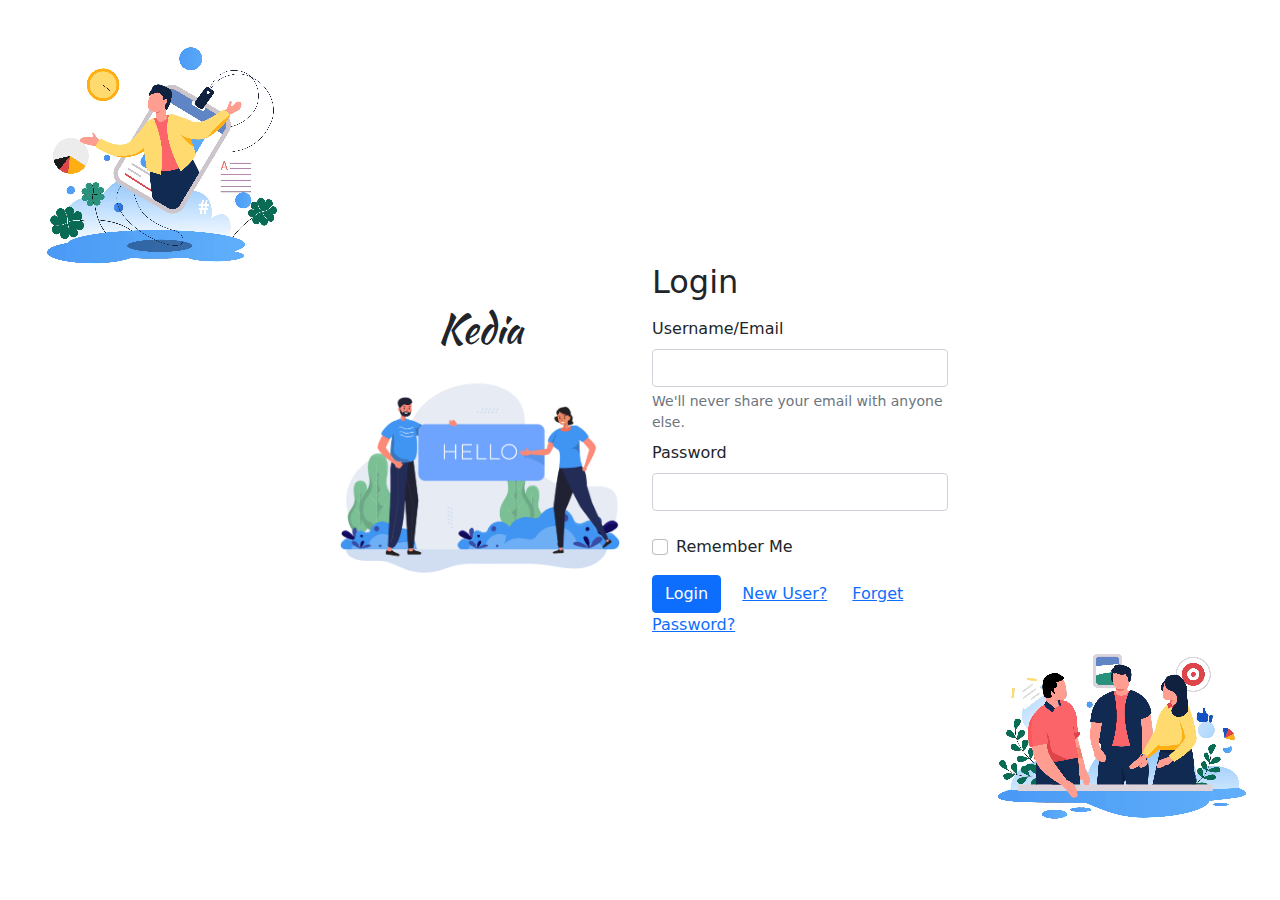
<file: index.html>
<!DOCTYPE html>
<html lang="en">
<head>
    <meta charset="UTF-8">
    <meta http-equiv="X-UA-Compatible" content="IE=edge">
    <meta name="viewport" content="width=device-width, initial-scale=1.0">
    <title>Login</title>
    <link rel="stylesheet" href="./static/index.css">
    <link rel="stylesheet" href="./bootstrap-5.0.2-dist/bootstrap-5.0.2-dist/css/bootstrap.min.css">
    <script src="./bootstrap-5.0.2-dist/bootstrap-5.0.2-dist/js/bootstrap.min.js"></script>
</head>
<body>
    <div class="container-fluid">
        <div class="row vh-100" >
            <div class="col-md-3 col-xs-1">
                <video width="300" height="300" src="./story videos/business-salesman.mp4" autoplay loop style="margin-right: 2rem;"></video>
            </div>
            <div class="col-md-3 col-xs-4 mx-auto my-auto">
                <h1 class="picaboom-name">Kedia</h1>
                <img src="./image/say-hello-to-new-people.png" alt="logo" width="100%" height="100%">
            </div>
            <div class="col-md-3 col-xs-4 mx-auto my-auto">
                
                <form action="home.html">
                    <h2 class="mb-2">Login</h2>
                    <div class="mt-3 mb-2">
                        <label for="inputEmail" class="form-label">Username/Email</label>
                        <input type="email" class="form-control" id="inputEmail" aria-describedby="emailHelp" required>
                        <div id="emailHelp" class="form-text">We'll never share your email with anyone else.</div>
                      </div>
                      <div class="mb-4">
                        <label for="inputPassword" class="form-label">Password</label>
                        <input type="password" class="form-control" id="inputPassword" required>
                      </div>
                      <div class="mb-3 form-check">
                        <input type="checkbox" class="form-check-input" id="rememberMe">
                        <label class="form-check-label" for="rememberMe">Remember Me</label>
                      </div>
                        <button type="submit" class="btn btn-primary">Login</button>
                        <a class="mx-3 my-auto" href="./signup.html">New User?</a>
                        <a class="mx-1 my-auto" href="./forgetPassword.html">Forget Password?</a>
                      
                </form>
                
            </div> 
            <div class="col-md-3 col-xs-1 d-flex flex-column-reverse mb-5">
                <video width="300" height="300" src="./story videos/business-team.mp4" autoplay loop style="margin-right: 2rem;"></video>
            </div>
        </div>
    </div>
</body>
</html>
</file>
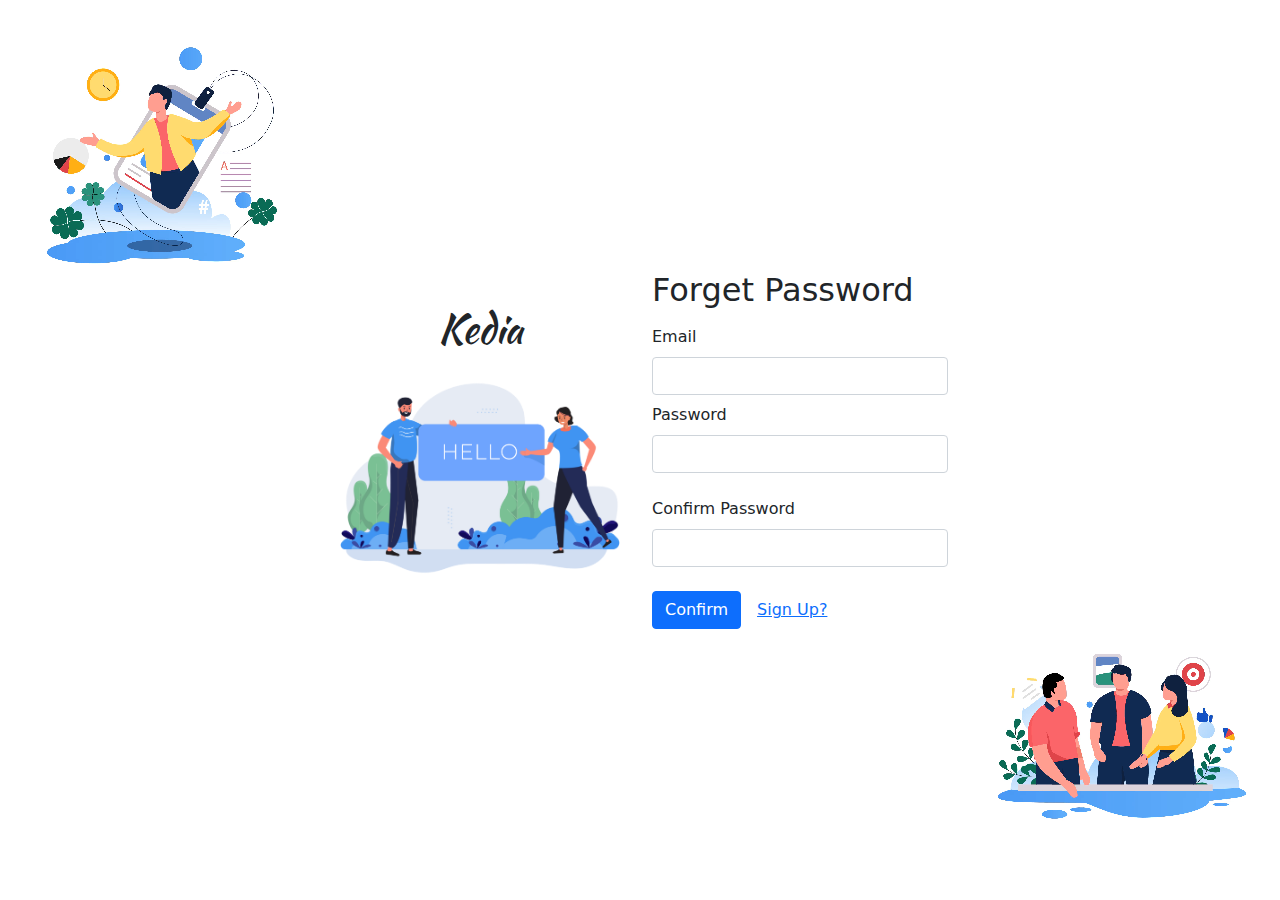
<file: forgetPassword.html>
<!DOCTYPE html>
<html lang="en">
<head>
    <meta charset="UTF-8">
    <meta http-equiv="X-UA-Compatible" content="IE=edge">
    <meta name="viewport" content="width=device-width, initial-scale=1.0">
    <title>Forget Password</title>
    <link rel="stylesheet" href="./static/index.css">
    <link rel="stylesheet" href="./bootstrap-5.0.2-dist/bootstrap-5.0.2-dist/css/bootstrap.min.css">
    <script src="./bootstrap-5.0.2-dist/bootstrap-5.0.2-dist/js/bootstrap.min.js"></script>
</head>
<body>
    <div class="container-fluid">
        <div class="row vh-100" >
            <div class="col-md-3 col-xs-1">
                <video width="300" height="300" src="./story videos/business-salesman.mp4" autoplay loop style="margin-right: 2rem;"></video>
            </div>
            <div class="col-md-3 col-xs-4 mx-auto my-auto">
                <h1 class="picaboom-name">Kedia</h1>
                <img src="./image/say-hello-to-new-people.png" alt="logo" width="100%" height="100%">
            </div>
            <div class="col-md-3 col-xs-4 mx-auto my-auto">
                
                <form action="index.html">
                    <h2 class="mb-2">Forget Password</h2>
                    <div class="mt-3 mb-2">
                        
                        <label for="inputEmail" class="form-label">Email</label>
                        <input type="email" class="form-control" id="inputEmail" aria-describedby="emailHelp" required>
                      </div>
                      <div class="mb-4">
                        <label for="inputPassword" class="form-label">Password</label>
                        <input type="password" class="form-control" id="inputPassword" required>
                      </div>
                      <div class="mb-4">
                        <label for="inputConfirmPassword" class="form-label">Confirm Password</label>
                        <input type="password" class="form-control" id="inputConfirmPassword" required>
                      </div>
                      <div class="hold d-flex">
                        <button type="submit" class="btn btn-primary">Confirm</button>
                        <a class="mx-3 my-auto" href="./signup.html">Sign Up?</a>
                      </div>
                        
                </form>
                
            </div> 
            <div class="col-md-3 col-xs-1 d-flex flex-column-reverse mb-5">
                <video width="300" height="300" src="./story videos/business-team.mp4" autoplay loop style="margin-right: 2rem;"></video>
            </div>
        </div>
    </div>
</body>
</html>
</file>
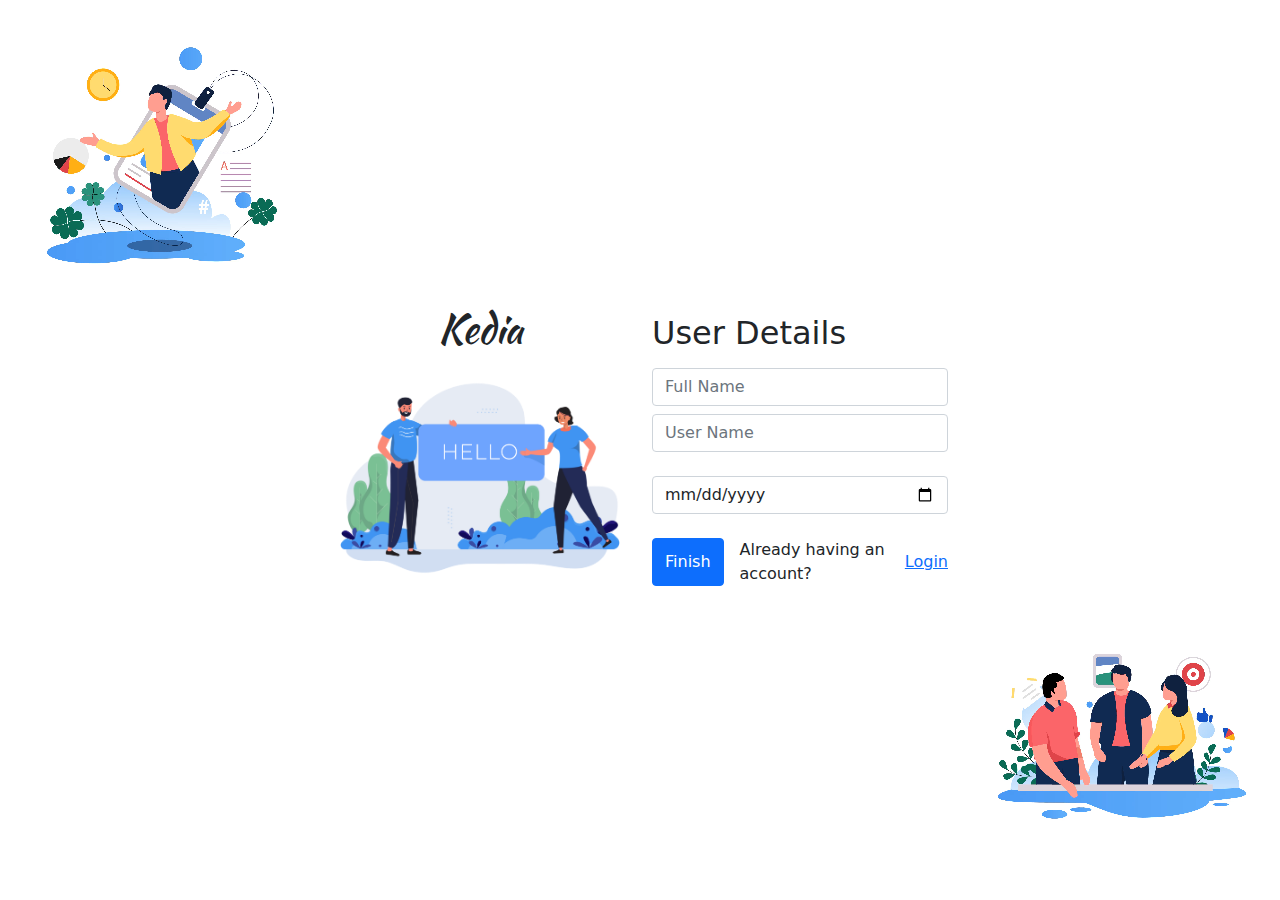
<file: getDetails.html>
<!DOCTYPE html>
<html lang="en">
<head>
    <meta charset="UTF-8">
    <meta http-equiv="X-UA-Compatible" content="IE=edge">
    <meta name="viewport" content="width=device-width, initial-scale=1.0">
    <title>User Details</title>
    <link rel="stylesheet" href="./static/index.css">
    <link rel="stylesheet" href="./bootstrap-5.0.2-dist/bootstrap-5.0.2-dist/css/bootstrap.min.css">
    <script src="./bootstrap-5.0.2-dist/bootstrap-5.0.2-dist/js/bootstrap.min.js"></script>
</head>
<body>
    <div class="container-fluid">
        <div class="row vh-100" >
            <div class="col-md-3 col-xs-1">
                <video width="300" height="300" src="./story videos/business-salesman.mp4" autoplay loop style="margin-right: 2rem;"></video>
            </div>
            <div class="col-md-3 col-xs-4 mx-auto my-auto">
                <h1 class="picaboom-name">Kedia</h1>
                <img src="./image/say-hello-to-new-people.png" alt="logo" width="100%" height="100%">
            </div>
            <div class="col-md-3 col-xs-4 mx-auto my-auto">
                
                <form action="index.html">
                    <h2 class="mb-2">User Details</h2>
                    <div class="mt-3 mb-2">
                        
                        <input type="text" class="form-control" id="fullname" aria-describedby="emailHelp" placeholder="Full Name" required>
                      </div>
                      <div class="mb-4">
                        
                        <input type="text" class="form-control" id="userid" placeholder="User Name" required>
                      </div>
                      <div class="mb-4">
                        <input type="date" class="form-control" id="dob" placeholder="Date of Birth" required>
                      </div>
                      <div class="hold d-flex">
                        <button type="submit" class="btn btn-primary">Finish</button>
                        <p class="mx-3 my-auto">Already having an account?</p>
                        <a class="mx-0 my-auto" href="./index.html">Login</a>
                      </div>
                        
                      
                </form>
                
            </div> 
            <div class="col-md-3 col-xs-1 d-flex flex-column-reverse mb-5">
                <video width="300" height="300" src="./story videos/business-team.mp4" autoplay loop style="margin-right: 2rem;"></video>
            </div>
        </div>
    </div>
    
</body>
</html>
</file>
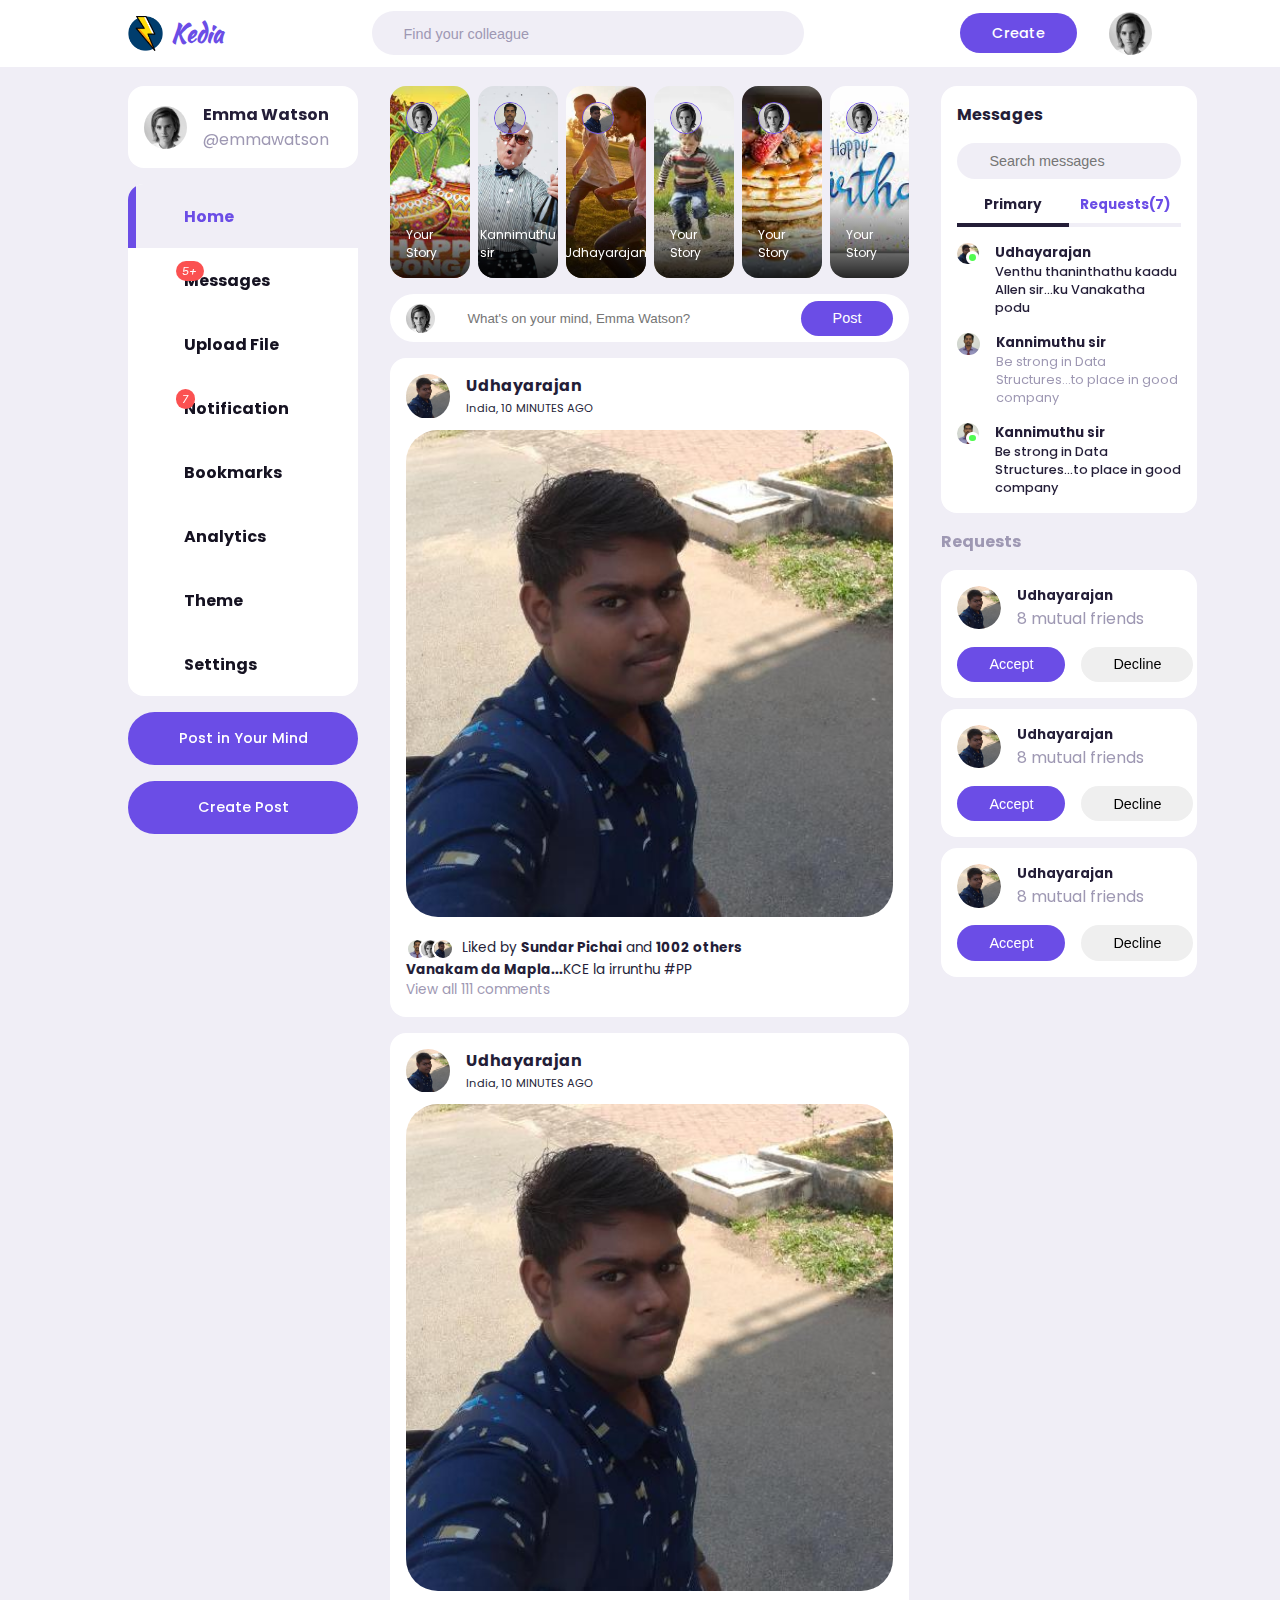
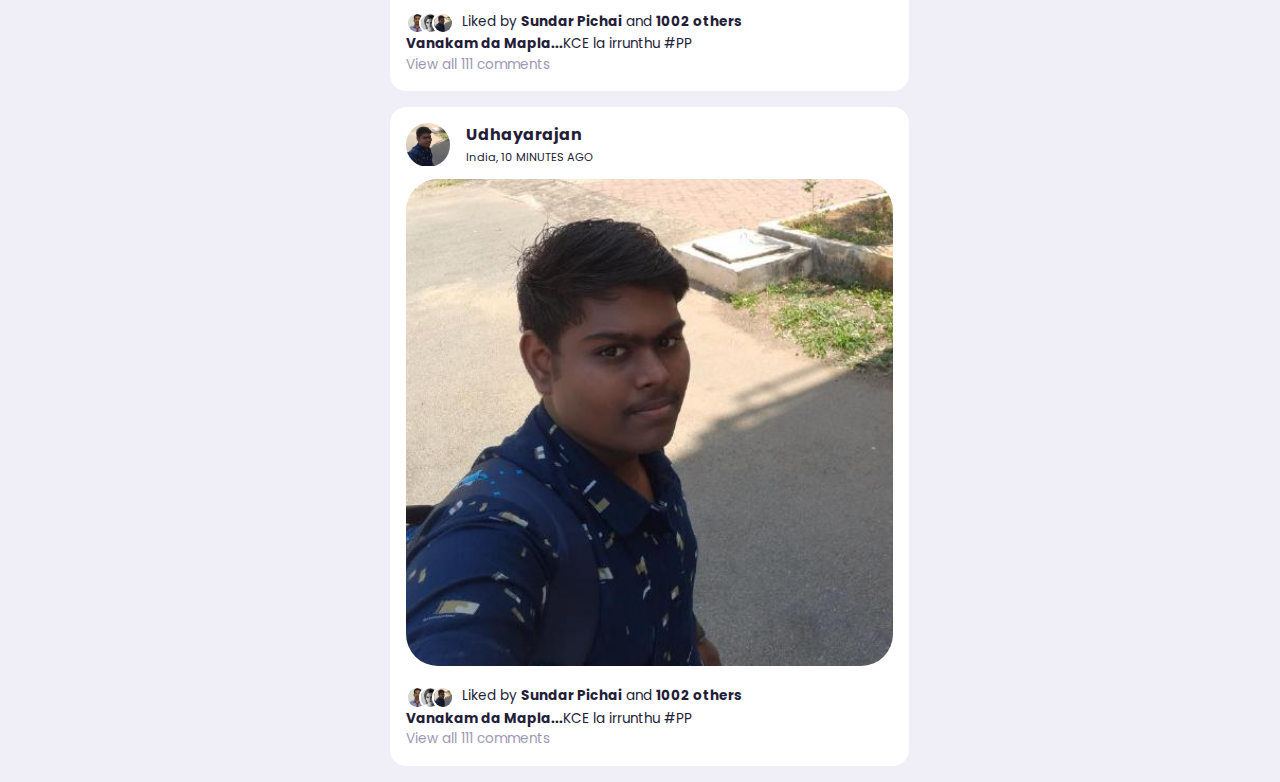
<file: home.html>
<!DOCTYPE html>
<html lang="en">
<head>
    <meta charset="UTF-8">
    <meta http-equiv="X-UA-Compatible" content="IE=edge">
    <meta name="viewport" content="width=device-width, initial-scale=1.0">
    <title>Picaboom</title>
    <!-- Icon Scout cdn -->
    <link rel="stylesheet" href="https://unicons.iconscout.com/release/v4.0.0/css/line.css">

    <!-- Stylesheet -->
    <link rel="stylesheet" href="./static/home.css">
    <link href='https://unpkg.com/boxicons@2.1.1/css/boxicons.min.css' rel='stylesheet'>

    <!-- Bootstrap cdn -->
    <!--<link href="https://cdn.jsdelivr.net/npm/bootstrap@5.3.0-alpha1/dist/css/bootstrap.min.css" rel="stylesheet" integrity="sha384-GLhlTQ8iRABdZLl6O3oVMWSktQOp6b7In1Zl3/Jr59b6EGGoI1aFkw7cmDA6j6gD" crossorigin="anonymous">

    <script src="https://cdn.jsdelivr.net/npm/bootstrap@5.3.0-alpha1/dist/js/bootstrap.bundle.min.js" integrity="sha384-w76AqPfDkMBDXo30jS1Sgez6pr3x5MlQ1ZAGC+nuZB+EYdgRZgiwxhTBTkF7CXvN" crossorigin="anonymous"></script> -->
    
</head>
<body>

    <!-----------------------Navigation Section------------------->
    <nav>
        <div class="container">

            <!-- Logo and Name Container-->
            <a href="./home.html">
                <div class="logo-container">
                    <!-- Logo -->
                    <div class="logo">
                        <img src="./image/flash_512.png" alt="picaboom-logo">
                         
                    </div>
                    <!-- Picaboom Name -->
                    <div class="picaboom-name">
                        <h2>
                            Kedia
                        </h2>
                    </div>
                </div>
            </a>
            
            
            <!-- Search Bar -->
            <div class="search-bar">
                <i class="uil uil-search"></i>
                <input type="search" placeholder="Find your colleague">
            </div>

            <!--Create Section -->
            <div class="create">

                <!-- Create Post -->
                <label class="btn btn-primary" for="create-text">
                    Create
                </label>
                <!-- Profile Picture -->
                <div class="profile-picture">
                    <img src="./image/profile-pic.jpeg" >
                </div>

            </div>
        </div>
    </nav><!--Navigation Section ENDS!-->

    <!--------------------- Main Section --------------->
    <main>
        <div class="container">

            <!-- Left Section -->
            <div class="left">
                
                <!-- Profile Above Sidebar -->
                <a class="profile">

                    <div class="profile-picture">
                        <img src="./image/profile-pic.jpeg">
                    </div>
                    <!-- User Identification Details(ID)-->
                    <div class="handle">
                        <h4>Emma Watson</h4>
                        <p class="text-muted">
                            @emmawatson
                        </p>
                    </div>

                </a>
                
                <!-- Sidebar -->
                <div class="sidebar">

                    <!-- Home -->
                    <a class="menu-item active" href="./home.html">
                        <span><i class="uil uil-estate"></i></span><h3>Home</h3>  
                    </a>

                    <!-- Messages -->
                    <a class="menu-item" id="messages-notification">
                        <span><i class="uil uil-envelope"><small class="notification-count">5+</small></i></span><h3>Messages</h3>
                    </a>

                    <!-- Upload File -->
                    <a class="menu-item" id="upload">
                        <span><i class="uil uil-cloud-upload"></i></span><h3>Upload File</h3>
                    </a>
                    

                    <!-- Notification -->
                    <a class="menu-item" id="notification">
                        <span><i class="uil uil-bell"><small class="notification-count">7</small></i></span><h3>Notification</h3>
                        <!-- Notification Popup -->
                        <div class="notification-popup">
                            <div>
                                <!-- Notification Popup Profile -->
                                <div class="profile-picture">
                                    <img src="./image/profile-pic2.jpeg" alt="">
                                </div>
                                <!-- Notification Popup respective Profile Body-->
                                <div class="notification-body">
                                    <b>Kannimuthu sir</b> accepted your friend request
                                    <small class="text-muted">1 YEAR AGO</small>
                                </div>
                            </div>
                            <div>
                                <!-- Notification Popup Profile -->
                                <div class="profile-picture">
                                    <img src="./image/profile-pic3.jpeg" alt="">
                                </div>
                                <!-- Notification Popup respective Profile Body-->
                                <div class="notification-body">
                                    <b>Udhayarajan</b> requested to be your boyfriend
                                    <small class="text-muted">1 SEC AGO</small>
                                </div>
                            </div>
                            <div>
                                <!-- Notification Popup Profile -->
                                <div class="profile-picture">
                                    <img src="./image/profile-pic2.jpeg" alt="">
                                </div>
                                <!-- Notification Popup respective Profile Body-->
                                <div class="notification-body">
                                    <b>Kannimuthu sir</b> accepted your friend request
                                    <small class="text-muted">1 YEAR AGO</small>
                                </div>
                            </div>
                            <div>
                                <!-- Notification Popup Profile -->
                                <div class="profile-picture">
                                    <img src="./image/profile-pic2.jpeg" alt="">
                                </div>
                                <!-- Notification Popup respective Profile Body-->
                                <div class="notification-body">
                                    <b>Kannimuthu sir</b> accepted your friend request
                                    <small class="text-muted">1 YEAR AGO</small>
                                </div>
                            </div>
                            <div>
                                <!-- Notification Popup Profile -->
                                <div class="profile-picture">
                                    <img src="./image/profile-pic2.jpeg" alt="">
                                </div>
                                <!-- Notification Popup respective Profile Body-->
                                <div class="notification-body">
                                    <b>Kannimuthu sir</b> accepted your friend request
                                    <small class="text-muted">1 YEAR AGO</small>
                                </div>
                            </div>
                            <div>
                                <!-- Notification Popup Profile -->
                                <div class="profile-picture">
                                    <img src="./image/profile-pic2.jpeg" alt="">
                                </div>
                                <!-- Notification Popup respective Profile Body-->
                                <div class="notification-body">
                                    <b>Kannimuthu sir</b> accepted your friend request
                                    <small class="text-muted">1 YEAR AGO</small>
                                </div>
                            </div>
                        </div>
                        <!-- Notification Popup Ends! -->
                    </a>
                    
                    <!-- Bookmarks -->
                    <a class="menu-item">
                        <span><i class="uil uil-bookmark"></i></span><h3>Bookmarks</h3>
                    </a>
                    
                    <!-- Analytics -->
                    <a class="menu-item">
                        <span><i class="uil uil-chart-line"></i></span><h3>Analytics</h3>
                    </a>
                    
                    <!-- Theme -->
                    <a class="menu-item" id="theme">
                        <span><i class="uil uil-palette"></i></span><h3>Theme</h3>
                    </a>
                    
                    <!-- Settings -->
                    <a class="menu-item">
                        <span><i class="uil uil-setting"></i></span><h3>Settings</h3>
                    </a>

                </div>
                <!-- Sidebar Ends!-->

                <!-- Create Thought Button -->
                <label for="create-text" class="btn btn-primary">Post in Your Mind</label>
                <!-- Create Post Button -->
                <label for="create-post" class="btn btn-primary">Create Post</label>
            </div>
            <!-- Left Ends! -->

            <!-- Main Middle Section -->
            <div class="middle">
                <!-- Stories Section -->
                <div class="stories" >
                    <div class="story" id="story1">
                        <div class="profile-picture">
                            <img src="./image/profile-pic.jpeg">
                        </div>
                        <p class="name">Your Story</p>
                    </div>
                    <div class="story">
                        <div class="profile-picture">
                            <img src="./image/profile-pic2.jpeg">
                        </div>
                        <p class="name">Kannimuthu sir</p>
                    </div>
                    <div class="story">
                        <div class="profile-picture">
                            <img src="./image/profile-pic3.jpeg">
                        </div>
                        <p class="name">Udhayarajan</p>
                    </div>
                    <div class="story">
                        <div class="profile-picture">
                            <img src="./image/profile-pic.jpeg">
                        </div>
                        <p class="name">Your Story</p>
                    </div>
                    <div class="story">
                        <div class="profile-picture">
                            <img src="./image/profile-pic.jpeg">
                        </div>
                        <p class="name">Your Story</p>
                    </div>
                    <div class="story">
                        <div class="profile-picture">
                            <img src="./image/profile-pic.jpeg">
                        </div>
                        <p class="name">Your Story</p>
                    </div>
                </div>
                <!-- Stories Ends?-->
                <form class="create-text">
                    <div class="profile-picture">
                        <img src="./image/profile-pic.jpeg" alt="">
                    </div>
                    <input type="text" placeholder="What's on your mind, Emma Watson?" id="create-text" >
                    <input type="submit" value="Post" class="btn btn-primary">
                </form>

                <!-- Feeds -->
                <div class="feeds">
                    <!-- Feed 1 -->
                    <div class="feed">
                        <div class="head">
                            <div class="user">
                                <div class="profile-picture">
                                    <img src="./image/profile-pic3.jpeg" alt="">
                                </div>
                                <div class="ingo">
                                    <h3>Udhayarajan</h3>
                                    <small>India, 10 MINUTES AGO</small>
                                </div>
                                
                            </div>
                            <span class="edit">
                                <i class="uil uil-ellipsis-h"></i>
                            </span>
                        </div>
                        <div class="photo">
                            <img src="./image/profile-pic3.jpeg" alt="">
                        </div>
                        <div class="action-buttons">
                            <div class="interaction-buttons">
                                <span><i class="uil uil-heart"></i></span>
                                <span><i class="uil uil-comment-alt-dots"></i></span>
                                <span><i class="uil uil-share"></i></span>
                            </div>
                            <div class="bookmark">
                                <span><i class="uil uil-bookmark"></i></span>
                            </div>
                        </div>
    
                        <div class="liked-by">
                            <span><img src="./image/profile-pic2.jpeg" alt=""></span>
                            <span><img src="./image/profile-pic.jpeg" alt=""></span>
                            <span><img src="./image/profile-pic3.jpeg" alt=""></span>
                            <p>Liked by <b>Sundar Pichai</b> and <b>1002 others</b></p>
                        </div>
    
                        <div class="caption">
                            <p>
                                <b>Vanakam da Mapla...</b>KCE la irrunthu <span class="harsh-tag">#PP</span>
                            </p>
                        </div>
    
                        <div class="comments text-muted">View all 111 comments</div>
                    </div>
                    <!-- Feed 2 -->
                    <div class="feed">
                        <div class="head">
                            <div class="user">
                                <div class="profile-picture">
                                    <img src="./image/profile-pic3.jpeg" alt="">
                                </div>
                                <div class="ingo">
                                    <h3>Udhayarajan</h3>
                                    <small>India, 10 MINUTES AGO</small>
                                </div>
                                
                            </div>
                            <span class="edit">
                                <i class="uil uil-ellipsis-h"></i>
                            </span>
                        </div>
                        <div class="photo">
                            <img src="./image/profile-pic3.jpeg" alt="">
                        </div>
                        <div class="action-buttons">
                            <div class="interaction-buttons">
                                <span><i class="uil uil-heart"></i></span>
                                <span><i class="uil uil-comment-alt-dots"></i></span>
                                <span><i class="uil uil-share"></i></span>
                            </div>
                            <div class="bookmark">
                                <span><i class="uil uil-bookmark"></i></span>
                            </div>
                        </div>
    
                        <div class="liked-by">
                            <span><img src="./image/profile-pic2.jpeg" alt=""></span>
                            <span><img src="./image/profile-pic.jpeg" alt=""></span>
                            <span><img src="./image/profile-pic3.jpeg" alt=""></span>
                            <p>Liked by <b>Sundar Pichai</b> and <b>1002 others</b></p>
                        </div>
    
                        <div class="caption">
                            <p>
                                <b>Vanakam da Mapla...</b>KCE la irrunthu <span class="harsh-tag">#PP</span>
                            </p>
                        </div>
    
                        <div class="comments text-muted">View all 111 comments</div>
                    </div>
                    <!-- Feed 3 -->
                    <div class="feed">
                        <div class="head">
                            <div class="user">
                                <div class="profile-picture">
                                    <img src="./image/profile-pic3.jpeg" alt="">
                                </div>
                                <div class="ingo">
                                    <h3>Udhayarajan</h3>
                                    <small>India, 10 MINUTES AGO</small>
                                </div>
                                
                            </div>
                            <span class="edit">
                                <i class="uil uil-ellipsis-h"></i>
                            </span>
                        </div>
                        <div class="photo">
                            <img src="./image/profile-pic3.jpeg" alt="">
                        </div>
                        <div class="action-buttons">
                            <div class="interaction-buttons">
                                <span><i class="uil uil-heart"></i></span>
                                <span><i class="uil uil-comment-alt-dots"></i></span>
                                <span><i class="uil uil-share"></i></span>
                            </div>
                            <div class="bookmark">
                                <span><i class="uil uil-bookmark"></i></span>
                            </div>
                        </div>
    
                        <div class="liked-by">
                            <span><img src="./image/profile-pic2.jpeg" alt=""></span>
                            <span><img src="./image/profile-pic.jpeg" alt=""></span>
                            <span><img src="./image/profile-pic3.jpeg" alt=""></span>
                            <p>Liked by <b>Sundar Pichai</b> and <b>1002 others</b></p>
                        </div>
    
                        <div class="caption">
                            <p>
                                <b>Vanakam da Mapla...</b>KCE la irrunthu <span class="harsh-tag">#PP</span>
                            </p>
                        </div>
    
                        <div class="comments text-muted">View all 111 comments</div>
                    </div>
                </div>
                <!-- Feed Ends! -->
        
            </div>
            <!-- Middle Ends! -->
            
            <!-- Right Section -->
            <div class="right">
                <div class="messages">
                    <div class="heading">
                        <h4>Messages</h4>
                    </div>
                    <!-- Search bar -->
                    
                    <div class="serach-bar" style="display: flex;margin-bottom: 1rem; padding: 0.6rem 1rem; background: hsl(252, 30%, 95%); border-radius: 2rem;">
                        <i class="uil uil-search" style="font-size: 1.4rem;"></i>
                        <input style="background: transparent; width: 30vw; margin-left: 1rem; color:hsl(252, 30%, 17%);font-size: 0.9rem;" type="search" placeholder="Search messages" id="messages-search">
                    </div>
                    <!-- Messages category -->
                    <div class="category">
                        <h6 class="active">Primary</h6>
                        
                        <h6 class="message-requests">Requests(7)</h6>
                    </div>
                    <!-- Message -->
                    <div class="message">
                        <div class="profile-picture">
                            <img src="./image/profile-pic3.jpeg" alt="">
                            <div class="active"></div>
                        </div>
                        <div class="message-body">
                            <h5>Udhayarajan</h5>
                            <p class="text-bold">Venthu thaninthathu kaadu Allen sir...ku Vanakatha podu</p>
                        </div>
                    </div>

                    <div class="message">
                        <div class="profile-picture">
                            <img src="./image/profile-pic2.jpeg" alt="">
                            
                        </div>
                        <div class="message-body">
                            <h5>Kannimuthu sir</h5>
                            <p class="text-muted">Be strong in Data Structures...to place in good company</p>
                        </div>
                    </div>

                    <div class="message">
                        <div class="profile-picture">
                            <img src="./image/profile-pic2.jpeg" alt="">
                            <div class="active"></div>
                        </div>
                        <div class="message-body">
                            <h5>Kannimuthu sir</h5>
                            <p class="text-bold">Be strong in Data Structures...to place in good company</p>
                        </div>
                    </div>
                </div>
                <!-- Messages Ends! -->

                <!-- Friend Request -->
                <div class="friend-request">
                    <h4>Requests</h4>
                    <div class="request">
                        <div class="info">
                            <div class="profile-picture">
                                <img src="./image/profile-pic3.jpeg" alt="">
                            </div>
                            <div>
                                <h5>Udhayarajan</h5>
                                <p class="text-muted">
                                    8 mutual friends
                                </p>
                                
                            </div>
                        </div>
                        <div class="action">
                            <button class="btn btn-primary">
                                Accept
                            </button>
                            <button class="btn">
                                Decline
                            </button>
                        </div>
                    </div>
                    <div class="request">
                        <div class="info">
                            <div class="profile-picture">
                                <img src="./image/profile-pic3.jpeg" alt="">
                            </div>
                            <div>
                                <h5>Udhayarajan</h5>
                                <p class="text-muted">
                                    8 mutual friends
                                </p>
                                
                            </div>
                        </div>
                        <div class="action">
                            <button class="btn btn-primary">
                                Accept
                            </button>
                            <button class="btn">
                                Decline
                            </button>
                        </div>
                    </div>
                    <div class="request">
                        <div class="info">
                            <div class="profile-picture">
                                <img src="./image/profile-pic3.jpeg" alt="">
                            </div>
                            <div>
                                <h5>Udhayarajan</h5>
                                <p class="text-muted">
                                    8 mutual friends
                                </p>
                                
                            </div>
                        </div>
                        <div class="action">
                            <button class="btn btn-primary">
                                Accept
                            </button>
                            <button class="btn">
                                Decline
                            </button>
                        </div>
                    </div>
                </div>
            </div>
            <!-- Right Ends! -->

        </div>
    </main><!-- Main Section ENDS!-->

    <!------------------- Theme Customization ------------------------>
    <div class="customize-theme">
        <div class="card">
            <h2>Customize your view</h2>
            <p class="text-muted">Manage your font size, color and background.</p>

            <!-- Font Size -->
            <div class="font-size">
                <h4>Font Size</h4>
                <div>
                    <h6>Aa</h6>
                    <div class="choose-size">
                        <span class="font-size-1"></span>
                        <span class="font-size-2 active"></span>
                        <span class="font-size-3"></span>
                        <span class="font-size-4"></span>
                        <span class="font-size-5"></span>
                    </div>
                    <h3>Aa</h3>
                </div>
            </div>

            <!-- Primary Colors -->
            <div class="color">
                <h4>Color</h4>
                <div class="choose-color">
                    <span class="color-1 active"></span>
                    <span class="color-2"></span>
                    <span class="color-3"></span>
                    <span class="color-4"></span>
                    <span class="color-5"></span>
                </div>
            </div>

            <!-- Background Colors -->
            <div class="background">
                <h4>Background</h4>
                <div class="choose-bg">
                    <div class="bg-1 active">
                        <span></span>
                        <h5 for="bg-1">Light</h5>
                    </div>
                    <div class="bg-2">
                        <span></span>
                        <h5 for="bg-2">Dim</h5>
                    </div>
                    <div class="bg-3">
                        <span></span>
                        <h5 for="bg-3">Lights Out</h5>
                    </div>
                </div>
            </div>


        </div>
    </div>
    <!-- Theme Customization Ends! -->

    <!-- Upload -->
    <div class="upload">
        <div class="card">
            <div class="uploading">
                <h2>Upload your File</h2>
            <p class="text-muted">Safe and Secure...Trust the progress</p>
            <form action="#" class="uploadForm">
                <input type="file" class="file-input" name="file" hidden>
                <i class="uil uil-cloud-upload"></i>
                <p>Browse File to Upload</p>
            </form>
            <section class="progress-area"></section>
            <section class="uploaded-area"></section>
            </div>
        </div>
    </div>

    <!-- Stories -->
    <div class="view-story">
        <div class="card">
            <div class="wrapper">
                <div class="content">
                    <div class="tabs tabs-banner">
                        <div class="tab" id="following">Story</div>
                        
                    </div>
                    <!--  -->
                    <div class="video-block">
                        <div class="videos">
                            <div class="video-lab">
                                <video width="300" height="300" src="./story videos/business-salesman.mp4" preload="auto" loop autoplay></video>
                            </div>
                        </div>
                    </div>
                    <!--  -->
                    <div class="c5">
                        <div class="left-controls">
                            <div class="ctrl">
                                <div class="img">
                                    <img src="./image/story4.jpeg" alt="">
                                </div>
                                <div class="icon" id="heart">
                                    <i class='bx bxs-heart'></i>
                                </div>
                                <div class="icon" id="comment">
                                    <i class='bx bxs-message-rounded-dots'></i>
                                </div>
                                <div class="icon" id="share">
                                    <i class='bx bx-share bx-flip-horizontal' ></i>
                                </div>
                        
                            </div>
                        </div>
                        <!--  -->
                        
                    </div>
                </div>
                <!--
                <div class="prev_next">
                    <div class="btn">
                        <div class="prev">
                            <i class='bx bxs-chevron-left' ></i>
                        </div>
                        <div class="next">
                            <i class='bx bxs-chevron-right' ></i>
                        </div>
                    </div>
                </div> -->
                <div class="play_pause">
                    <div class="icon">
                        <i class='bx bx-play' ></i>
                    </div>
                </div>
            </div>
        </div>
    </div>

    <!-- Settings -->
    <div class="settings">
        <div class="card">


        </div>
    </div>

    <script src="./static/home.js">

    </script>
</body>
</html>
</file>
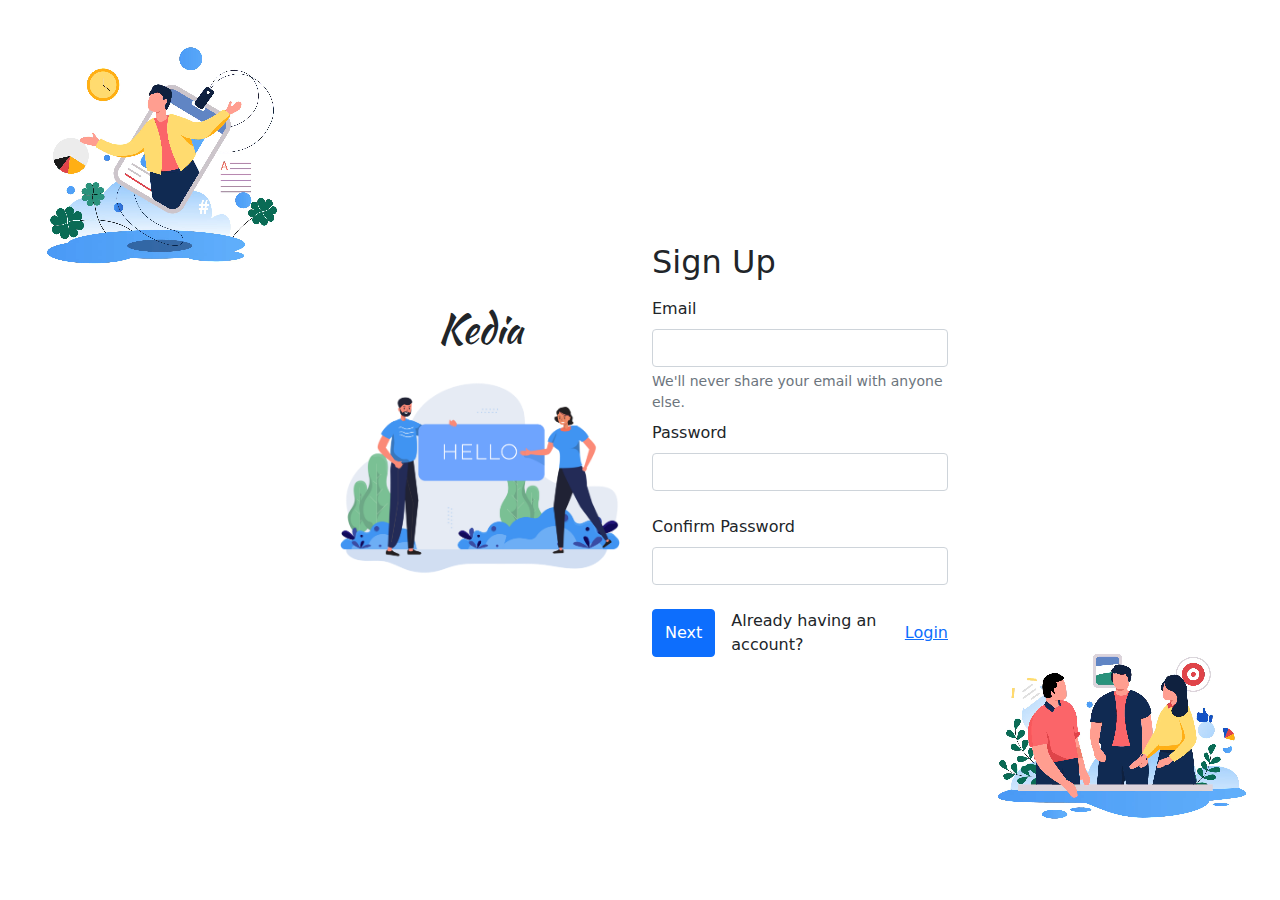
<file: signup.html>
<!DOCTYPE html>
<html lang="en">
<head>
    <meta charset="UTF-8">
    <meta http-equiv="X-UA-Compatible" content="IE=edge">
    <meta name="viewport" content="width=device-width, initial-scale=1.0">
    <title>SignUp</title>
    <link rel="stylesheet" href="./static/index.css">
    <link rel="stylesheet" href="./bootstrap-5.0.2-dist/bootstrap-5.0.2-dist/css/bootstrap.min.css">
    <script src="./bootstrap-5.0.2-dist/bootstrap-5.0.2-dist/js/bootstrap.min.js"></script>
</head>
<body>
    <div class="container-fluid">
        <div class="row vh-100" >
            <div class="col-md-3 col-xs-1">
                <video width="300" height="300" src="./story videos/business-salesman.mp4" autoplay loop style="margin-right: 2rem;"></video>
            </div>
            <div class="col-md-3 col-xs-4 mx-auto my-auto">
                <h1 class="picaboom-name">Kedia</h1>
                <img src="./image/say-hello-to-new-people.png" alt="logo" width="100%" height="100%">
            </div>
            <div class="col-md-3 col-xs-4 mx-auto my-auto">
                
                <form action="getDetails.html">
                    <h2 class="mb-2">Sign Up</h2>
                    <div class="mt-3 mb-2">
                        <label for="inputEmail" class="form-label">Email</label>
                        <input type="email" class="form-control" id="inputEmail" aria-describedby="emailHelp" required>
                        <div id="emailHelp" class="form-text">We'll never share your email with anyone else.</div>
                      </div>
                      <div class="mb-4">
                        <label for="inputPassword" class="form-label">Password</label>
                        <input type="password" class="form-control" id="inputPassword" required>
                      </div>
                      <div class="mb-4">
                        <label for="inputConfirmPassword" class="form-label">Confirm Password</label>
                        <input type="password" class="form-control" id="inputConfirmPassword" required>
                      </div>
                      <div class="hold d-flex">
                        <button type="submit" class="btn btn-primary">Next</button>
                        <p class="mx-3 my-auto">Already having an account?</p>
                        <a class="mx-0 my-auto" href="./index.html">Login</a>
                      </div>
                        
                      
                </form>
                
            </div> 
            <div class="col-md-3 col-xs-1 d-flex flex-column-reverse mb-5">
                <video width="300" height="300" src="./story videos/business-team.mp4" autoplay loop style="margin-right: 2rem;"></video>
            </div>
        </div>
    </div>
    
</body>
</html>
</file>
<file: static/index.css>
@import url('https://fonts.googleapis.com/css2?family=Poppins:wght@300;400;500;600&display=swap');
@import url('https://fonts.googleapis.com/css2?family=Kaushan+Script&display=swap');
body{
    
    background: hsl(252, 100%, 90%);
}
.picaboom-name{
    font-family: 'Kaushan Script', cursive;
    display: flex;
    justify-content: center;
}
</file>
<file: static/home.css>
@import url('https://fonts.googleapis.com/css2?family=Poppins:wght@300;400;500;600&display=swap');
@import url('https://fonts.googleapis.com/css2?family=Kaushan+Script&display=swap');

/* Global Variable Declaration */
:root{
    --primary-color-hue:252;
    --dark-color-lightness:17%;
    --light-color-lightness:95%;
    --white-color-lightness:100%;

    /*Color Variables*/
    --color-dark:hsl(252, 30%, var(--dark-color-lightness));
    --color-light:hsl(252, 30%, var(--light-color-lightness));
    --color-gray:hsl(252, 15%, 65%);
    --color-primary:hsl(var(--primary-color-hue), 75%, 60%);
    --color-secondary:hsl(252, 100%, 90%);
    --color-success:hsl(120, 95%, 65%);
    --color-white:hsl(252, 30%, var(--white-color-lightness));
    --color-danger:hsl(0, 95%, 65%);
    --color-black:hsl(252, 30%, 10%);

    /*Padding and Radius Variables*/
    --border-radius:2rem;
    --card-border-radius:1rem;
    --btn-padding:0.6rem 2rem;
    --search-padding:0.6rem 1rem;
    --card-padding:1rem;

    /*Sticky Padding Variables*/
    --sticky-top-left:  5.4rem;
    --sticky-top-right: -18rem;

} 

/*-----Basic Setup-----*/

/* Initial setup for all html page, before and after*/
*,*::before, *::after{
    list-style: none;
    box-sizing: border-box;
    margin: 0;
    padding: 0;
    border: none;
    outline: 0;
    text-decoration: none;
}

body{
    font-family: "Poppins", sans-serif;
    color:var(--color-dark);
    background-color: var(--color-light);
    overflow-x: hidden;
}

/*----- General Styling -----*/
.container{
    width: 80%;
    margin: 0 auto;
}


.profile-picture{
    width: 2.7rem;
    aspect-ratio: 1/1;
    border-radius: 50%;
    overflow: hidden;
}

.logo-container{
    display: flex;
}
.logo-container .picaboom-name{
    font-family: 'Kaushan Script', cursive;
    position: relative;
    left: 0.5rem;
}

.logo{
    width: 2.2rem;
    aspect-ratio: 1/1;
    border-radius: 50%;
    position: relative;
    left: 0;
}


img{
    display: block;
    width: 100%;
}

.btn{
    display: inline-block;
    padding: var(--btn-padding);
    font-weight: 500;
    border-radius: var(--border-radius);
    cursor: pointer;
    transition: all 300ms ease;
    font-size: 0.9rem;
}

.btn:hover{
    opacity: 0.8;
}

.btn-primary{
    background: var(--color-primary);
    color: white;
}

.text-bold{
    font-weight: 500;
}

.text-muted{
    color: var(--color-gray);
}

/*------------------------ Navigation Styling ---------------------*/
nav{
    min-width: 100%;
    background: var(--color-white);
    padding: 0.7rem 0 ;
    position: fixed;
    top: 0;
    z-index: 10;
}

nav .container{
    display: flex;
    align-items: center;
    justify-content: space-between;
}

nav .container a{
    text-decoration: none;
    color:var(--color-primary);
}

nav .search-bar{
    background: var(--color-light);
    border-radius: var(--border-radius);
    padding: var(--search-padding);
}



nav .search-bar input[type="search"]{
    background: transparent;
    width: 30vw;
    margin-left: 1rem;
    font-size: 0.9rem;
    color: var(--color-dark);
}

nav .search-bar input[type="search"]::placeholder{
    color: var(--color-gray);
}

nav .create{
    display: flex;
    align-items: center;
    justify-content: center;
    gap: 2rem;
}


/*------------------------ Main Section Styling ---------------------*/
main{
    position: relative;
    top: 5.4rem;
}

main .container{
    display: grid;
    grid-template-columns: 18vw auto 20vw; /*Left middle Right*/
    column-gap: 2rem;
    position: relative;
}

/*----------------------Left Section Styling----------------*/
main .container .left{
    height: max-content;
    position: sticky;
    top: var(--sticky-top-left);

}

main .container .left .profile{
    padding: var(--card-padding);
    background: var(--color-white);
    border-radius: var(--card-border-radius);
    display: flex;
    align-items: center;
    column-gap: 1rem;
    width: 100%;
}

/*----------------------- Sidebar ------------------*/
.left .sidebar{
    margin-top: 1rem;
    background: var(--color-white);
    border-radius: var(--card-border-radius);
}

.left .sidebar .menu-item{
    display: flex;
    align-items: center;
    height: 4rem;
    cursor: pointer;
    translate: all 300ms ease;
    position: relative;
    text-decoration: none;
    color: var(--color-black);

}

.left .sidebar .menu-item:hover{
    background: var(--color-light);
}
.left .sidebar .menu-item:active{
    color: var(--color-primary);
}

.left .sidebar i{
    font-size: 1.4rem;
    color: var(--color-gray);
    margin-left: 2rem;
    position: relative;
}

.left .sidebar i .notification-count{
    background: var(--color-danger);
    color: white;
    font-size: 0.7rem;
    width: fit-content;
    border-radius: 0.8rem;
    padding: 0.1rem 0.4rem;
    position: absolute;
    top: -0.2rem;
    right: -0.3rem;
    left: 1rem;
}

.left .sidebar h3{
    margin-left: 1.5rem;
    font-size: 1rem;
}
.left .sidebar .active{
    background: var(--color-light);
}

.left .sidebar .active i,
 .left .sidebar .active h3{
    color: var(--color-primary);
}

.left .sidebar .active::before{
    content: "";
    display: block;
    width: 0.5rem;
    height: 100%;
    position: absolute;
    background: var(--color-primary);
}

.left .sidebar .menu-item:first-child.active{
    border-top-left-radius: var(--card-border-radius);
    overflow: hidden;
}
.left .sidebar .menu-item:last-child.active{
    border-bottom-left-radius: var(--card-border-radius);
    overflow: hidden;
}  

.left .btn{
    margin-top: 1rem;
    width: 100%;
    text-align: center;
    padding: 1rem 0;
}

/*------------- Notification Popup ----------------*/
.left .notification-popup{
    position: absolute;
    top: 0;
    left: 110%;
    width: 30rem;
    background: var(--color-white);
    border-radius: var(--card-border-radius);
    padding: var(--card-padding);
    box-shadow: 0 0 2rem hsl(var(--color-primary), 75%, 60% 25%);
    z-index: 8;
    display: none;
}

.left .notification-popup::before{
    content: "";
    width: 1.2rem;
    height: 1.2rem;
    display: block;
    background: var(--color-white);
    position: absolute;
    left: -0.6rem;
    transform: rotate(45deg);
} 

.left .notification-popup > div{
    display: flex;
    align-items: start;
    gap: 1rem;
    margin-bottom: 1rem;
}

.left .notification-popup small{
    display:block;
}

/*----------------- Middle Section Styling ---------------------*/
.middle .stories{
    display: flex;
    justify-content: space-between;
    height: 12rem;
    gap: 0.5rem;
    
}

.middle .stories .story{
    padding: var(--card-padding);
    border-radius: var(--card-border-radius);
    display: flex;
    flex-direction: column;
    justify-content: space-between;
    align-items: center;
    color: white;
    font-size: 0.75rem;
    width: 100%;
    position: relative;
    overflow: hidden;
}

.middle .stories .story::before{
    content: "";
    display: block;
    width: 100%;
    height: 5rem;
    background: linear-gradient(transparent, rgba(0, 0, 0, 0.85));
    position: absolute;
    bottom: 0; 
}

.middle .stories .story .name{
    z-index: 2;
}

 .middle .stories .story:nth-child(1){
    background: url('../image/story5.jpeg') no-repeat center center/cover;
 }
 .middle .stories .story:nth-child(2){
    background: url('../image/story2.jpg') no-repeat center center/cover;
 }

 .middle .stories .story:nth-child(3){
    background: url('../image/story3.jpg') no-repeat center center/cover;
 }

 .middle .stories .story:nth-child(4){
    background: url('../image/story1.jpeg') no-repeat center center/cover;
 }

 .middle .stories .story:nth-child(5){
    background: url('../image/story4.jpeg') no-repeat center center/cover;
 }

 .middle .stories .story:nth-child(6){
    background: url('../image/story6.jpeg') no-repeat center center/cover;
 }

 .middle .story .profile-picture{
    width: 2rem;
    height: 2rem;
    align-self: flex-start;
    border: 1px solid var(--color-primary);
 }


/*-------------- Create Post --------------*/
.middle .create-text{
    width: 100%;
    display: flex;
    align-items: center;
    justify-content: space-between;
    margin-top: 1rem;
    background: var(--color-white);
    padding: 0.4rem var(--card-padding);
    border-radius: var(--border-radius);
} 

.middle .create-text input[type='text']{
    justify-self: start;
    width: 100%;
    padding-left: 1rem;
    background: transparent;
    color: var(--color-dark);
    margin-right: 1rem;
    margin-left: 1rem;
    border-radius: var(--border-radius);
}

/*--------------- FEEDS ---------------*/
.middle .feeds .feed{
    background: var(--color-white);
    border-radius: var(--card-border-radius);
    padding: var(--card-padding);
    margin: 1rem 0;
    font-size: 0.85rem;
    line-height: 1.5;
}

.middle .feed .head{
    display: flex;
    justify-content: space-between;
}

.middle .feed .user{
    display: flex;
    gap: 1rem;
}

.middle .feed .photo{
    border-radius: var(--border-radius);
    overflow: hidden;
    margin: 0.7rem 0;
}

.middle .feed .action-buttons{
    display: flex;
    justify-content: space-between;    
    align-items: center;
    font-size: 1.4rem;
    margin: 0.6rem;
}

.middle .liked-by{
    display: flex;
}

.middle .liked-by span{
    width: 1.4rem;
    height: 1.4rem;
    display: block;
    border-radius: 50%;
    overflow: hidden;
    border: 2px solid var(--color-white);
    margin-left: -0.6rem;
}

.middle .liked-by span:first-child{
    margin: 0;
}

.middle .liked-by p{
    margin-left: 0.5rem;
}
 
/*----------------------- Right Section Styling -----------------------*/
main .container .right{
    height: max-content;
    position: sticky;
    top: var(--sticky-top-right);
    bottom: 0;
}

.right .messages{
    background: var(--color-white);
    border-radius: var(--card-border-radius);
    padding: var(--card-padding);
}

.right .messages .heading{
    display: flex;
    align-items: center;
    justify-content: space-between;
    margin-bottom: 1rem;
}

.right .messages i{
    font-size: 1.4rem;
}

/*.right .messages .search-bar{
    display: flex; 
    margin-bottom: 1rem;
}*/

.right .messages .category{
    display: flex;
    justify-content: space-between;
    margin-bottom: 1rem;
    
}

.right .messages .category h6{
    width: 100%;
    text-align: center;
    border-bottom: 4px solid var(--color-light);
    padding-bottom: 0.5rem;
    font-size: 0.85rem;
}

.right .messages .category .active{
    border-color: var(--color-dark);
}

.right .messages .message-requests{
    color: var(--color-primary);
}

.right .messages .message{
    display: flex;
    gap: 1rem;
    margin-bottom: 1rem;
    align-items: start;
}

.right .message .profile-picture{
    position: relative;
    overflow: visible;
}

.right .profile-picture img{
    border-radius: 50%;
}

.right .messages .message:last-child{
    margin: 0;
}

.right .messages .message p{
    font-size: 0.8rem;
    
}  

.right .messages .message .profile-picture .active{
    width: 0.8rem;
    height: 0.8rem;
    border-radius: 50%;
    border: 3px solid var(--color-white);
    background: var(--color-success);
    position: absolute;
    bottom: 0; 
    right: 0;
}

/*----------------- Friend Requests --------------------*/
.right .friend-request{
    margin-top: 1rem;
}

.right .friend-request h4{
    color: var(--color-gray);
    margin: 1rem 0;
}

.right .request{
    background: var(--color-white);
    padding: var(--card-padding);
    border-radius: var(--card-border-radius);
    margin-bottom: 0.7rem;
}

.right .request .info{
    display: flex;
    gap: 1rem;
    margin-bottom: 1rem;
}

.right .request .action{
    display: flex;
    gap: 1rem;
}

/*---------------- Theme Customization -------------------*/
.customize-theme{
    background: rgba(255, 255, 255, 0.5);
    width: 100%;
    height: 100%;
    position: fixed;
    top: 0;
    left: 0;
    z-index: 100;
    text-align: center;
    display: grid;
    place-items: center;
    font-size: 0.9rem;
    display: none;
}

.customize-theme .card{
background: var(--color-white);
padding: 3rem;
border-radius: var(--card-border-radius);
width: 50%;
box-shadow: 0 0 1rem var(--color-primary);
}

 /*----------Font Size -----------*/
 .customize-theme .font-size{
    margin-top: 5rem;
 }

 .customize-theme .font-size > div{
    display: flex;
    justify-content: space-between;
    align-items: center;
    background: var(--color-light);
    padding: var(--search-padding);
    border-radius: var(--card-border-radius);
 }

 .customize-theme .choose-size{
    background: var(--color-secondary);
    height: 0.3rem;
    width: 100%;
    margin: 0 1rem;
    display: flex;
    justify-content: space-between;
    align-items: center;
 }

.customize-theme .choose-size span{
    width: 1rem;
    height: 1rem;
    background: var(--color-secondary);
    border-radius: 50%;
    cursor: pointer;
}

.customize-theme .choose-size span.active{
    background: var(--color-primary);
}

/*---------------- Font size ----------------*/
.customize-theme .color{
    margin-top: 2rem;
}

.customize-theme .choose-color{
    background: var(--color-light);
    padding: var(--search-padding);
    border-radius: var(--card-border-radius);
    display: flex;
    align-items: center;
    justify-content: space-between;
}

.customize-theme .choose-color span{
    width: 2.2rem;
    height: 2.2rem;
    border-radius: 50%;
}

.customize-theme .choose-color span:nth-child(1){
    background: hsl(252, 75%, 60%);
}
.customize-theme .choose-color span:nth-child(2){
    background: hsl(52, 75%, 60%);
}
.customize-theme .choose-color span:nth-child(3){
    background: hsl(352, 75%, 60%);
}
.customize-theme .choose-color span:nth-child(4){
    background: hsl(152, 75%, 60%);
}
.customize-theme .choose-color span:nth-child(5){
    background: hsl(202, 75%, 60%);
}

.customize-theme .choose-color span.active{
    border: 5px solid white;
}

/*-------------- Background --------------------*/
.customize-theme .background{
    margin-top: 2rem;
}

.customize-theme .choose-bg{
    display: flex;
    align-items: center;
    justify-content: space-between;
    gap: 1.5rem;
}

.customize-theme .choose-bg > div{
    padding: var(--card-padding);
    width: 100%;
    display: flex;
    align-items: center;
    font-size: 1rem;
    font-weight: bold;
    border-radius: 0.4rem;
    cursor: pointer;
}

.customize-theme .choose-bg > div.active{
    border: 2px solid var(--color-primary );
}

.customize-theme .choose-bg .bg-1{
    background: white;
    color: black;
}

.customize-theme .choose-bg .bg-2{
    background: hsl(252, 30%, 17%);
    color: white;
}

.customize-theme .choose-bg .bg-3{
    background: hsl(252, 30%, 10%);
    color: white;
}

.customize-theme .choose-bg div span{
    width: 2rem;
    height: 2rem;
    border: 2px solid var(--color-gray);
    border-radius: 50%;
    margin-right: 1rem;
}

/*---------------- Upload -------------------*/
.upload{
    background: rgba(255, 255, 255, 0.5);
    width: 100%;
    height: 100%;
    position: fixed;
    top: 0;
    left: 0;
    z-index: 100;
    text-align: center;
    display: grid;
    place-items: center;
    font-size: 0.9rem;
    display: none;
}

.upload .card{
background: var(--color-white);
padding: 3rem;
border-radius: var(--card-border-radius);
width: 50%;
box-shadow: 0 0 1rem var(--color-primary);
}

::selection{
    color: #fff;
    background: #6990F2;
}

.uploading .uploadForm{
    height: 167px;
    display: flex;
    cursor: pointer;
    margin: 30px 0;
    align-items: center;
    justify-content: center;
    flex-direction: column;
    border-radius: 1rem;
    border: 2px dashed #6990F2;
}

.uploadForm :where(i,p){
    color: #6990F2;
}
.uploadForm i{
    font-size: 4rem;
}
.uploadForm p{
    margin-top: 1rem;
    font-size: 1rem;
}
section .row{
    margin-bottom: 0.5rem;
    background: #E9F0FF;
    list-style: none;
    padding: 15px 20px;
    border-radius: 5px;
    display: flex;
    align-items: center;
    justify-content: space-between;
}

section .row .i{
    color: #6990F2;
    font-size: 2rem;
}

section .details span{
    font-size: 0.7rem;
}
.progress-area .row .content{
    width: 100%;
    margin-left: 1rem;
}
.progress-area .details{
    display: flex;
    align-items: center;
    margin-bottom: 0.5rem;
    justify-content: space-between;
}

.progress-area .content .progress-bar{
    height: 0.4rem;
    width: 100%;
    margin-bottom: 0.2rem;
    background: #fff;
    border-radius: 2rem;
}
.content .progress-bar .progress{
    height: 100%;
    width: 0%;
    background: #6990F2;
    border-radius: inherit;
}
.uploaded-area{
    max-height: 14.5rem;
    overflow-y: scroll;
}
.uploaded-area.onprogress{
    max-height: 9.375rem;
}
.uploaded-area::-webkit-scrollbar{
    width: 0px;
}
.uploaded-area .row .content{
    display: flex;
    align-items: center;
}
.uploaded-area .row .details{
    display: flex;
    margin-left: 1rem;
    flex-direction: column;
}
.uploaded-area .row .details .size{
    color: #404040;
    font-size: 0.685;
}
.uploaded-area i.uil-check-circle{
    font-size: 1rem;
}



/*---------------- View Stories -------------------*/
.view-story{
    background: rgba(255, 255, 255, 0.5);
    width: 100%;
    height: 100%;
    position: fixed;
    top: 0;
    left: 0;
    bottom: 5rem;
    z-index: 100;
    text-align: center;
    display: grid;
    place-items: center;
    font-size: 0.9rem;
    display: none;
}

.view-story .card{
    position: relative;
width: 80vw;
height: auto;
background: var(--color-white);
padding: 3rem;
border-radius: var(--card-border-radius);
width: 50%;
box-shadow: 0 0 1rem var(--color-primary);
}

.view-story .card .wrapper {
    position: relative;
    padding: 30px 30px;
    background: #111112;
    box-shadow: 0 4px 4px rgba(0, 0, 0, 0.2);
    border-radius: 20px;
   
  }
  .view-story .card .wrapper .content{

    z-index: 999;
    position: relative;
    color: #fff;
    
  }
  .view-story .card .wrapper .content .tabs{
      width: 100%;
      display: flex;
      align-items: center;
      justify-content: space-around;
  }
  .view-story .card .wrapper .content .tabs-banner{
      color: #fff;
  }
  .view-story .card .wrapper .content .tabs .tab{
      color: #fff;
      font-size: 1.1em;
      user-select: none;
      cursor: pointer;
  }
  .view-story .card .wrapper .content .tabs .tab.active{
      font-weight: 500;
  }
  .view-story .card .wrapper .content .tabs .tab#following{
      position: relative;
  }
  
  .view-story .card .wrapper .content .video-block{
      margin: 50px 0;
      
  }
  .view-story .card .wrapper .content .video-lab video{
    
      
      border-radius: 20px;
  }
  .view-story .card .wrapper .content .c5 .left-controls .ctrl{
    display: flex;
    justify-content: space-around;
  }
  .view-story .card .wrapper .content .left-controls{
    
      position: static;
      right: 0px;
      top: 82px;
  }
  .view-story .card .wrapper .content .left-controls .ctrl .img img{
      width: 40px;
      height: 40px;
      border-radius: 50%;
      object-fit: cover;
  }
  .view-story .card .wrapper .content .left-controls .ctrl .img{
      position: relative;
      right: 6px;
      top: 10px;
      cursor: pointer;
  }
  
  .view-story .card .wrapper .content .left-controls .ctrl i{
      color: #fff;
      font-size: 1.8em;
      margin-bottom: 10px;
      position: relative;
      top: 20px;
      cursor: pointer;
  }
  
  @keyframes blinking {
      60%{
          opacity: 0.5;
      }
      100%{
          opacity: 1;
      }
  }
  .wrapper .content .d1 .bottom-controls .btm-tabs .tab-btn .tab-add i{
      font-size: 2.3em;
      text-align: center;
      line-height: 43px;
      cursor: pointer;
  }
  .wrapper .prev_next{
      color: #fff;
  }
  .wrapper .prev_next .btn{
      display: flex;
      align-items: center;
  }
  .wrapper .prev_next .btn .prev{
      position: absolute;
      top: 40%;
      left: 40px;
      z-index: 999;
      font-size: 2em;
      color: #f0f0f0;
      cursor: pointer;
  }
  .wrapper .prev_next .btn .next{
      position: absolute;
      top: 40%;
      right: 58px;
      z-index: 999;
      font-size: 2em;
      color: #f0f0f0;
      cursor: pointer;
  }
  /* js */
  .play_pause{
      position: absolute;
      top: 45%;
      left: 50%;
      transform: translate(-50%,-50%);
      color: #fff;
      z-index: 999;
      opacity: 0;
      pointer-events: none;
      font-size: 6em;
  }
  .play_pause.show{
      opacity: 1;
      pointer-events: none;
  }
  .wrapper .content .left-controls .ctrl .img.followed::before{
      content: '✓';
      position: absolute;
      top: 30px;
      left: 10px;
      width: 18px;
      height: 18px;
      background: #FF0544;
      border-radius: 50%;
      font-size: 0.9em;
      text-align: center;
      line-height: 18px;
  }
  .wrapper .content .left-controls .ctrl .img.fade::before{
      animation: fade 0.9s linear;
      opacity: 0;
  }
  @keyframes fade {
      50%{
          opacity: 0.5;
      }
      70%{
          opacity: 0.3;
      }
      100%{
          opacity: 0;
      }
  }

  /*---------------- Settings -------------------*/
.settings{
    background: rgba(255, 255, 255, 0.5);
    width: 100%;
    height: 100%;
    position: fixed;
    top: 0;
    left: 0;
    z-index: 100;
    text-align: center;
    display: grid;
    place-items: center;
    font-size: 0.9rem;
    display: none;
}

.settings .card{
background: var(--color-white);
padding: 3rem;
border-radius: var(--card-border-radius);
width: 80%;
box-shadow: 0 0 1rem var(--color-primary);
}

/*---------- MEDIA QUERIES(For small laptops and big tablets) ------------*/
@media screen and (max-width:1200px){
    .container{
        width: 96%;
    }

    main .container{
        grid-template-columns: 5rem auto 30vw;
        gap: 1rem;
    }
    .left{
        width: 5rem;
        z-index: 5;
    }
    main .container .left .profile{
        display: none;
    }
    .sidebar h3{
        display: none;
    }
    .left .btn{
        display: none;
    }
    .customize-theme .card{
        width: 80vw;
    }
}

/*---------- MEDIA QUERIES(For small tablets and mobiles) ------------*/
@media screen and (max-width:992px){
    nav .search-bar{
        display: none;
    }
    nav .container{
        grid-template-columns: 0 auto 5rem;
        gap: 0;
    }
    
    main .container .left{
        grid-row: 3/4;
        position: fixed;
        bottom: 0;
        right: 0;
    }
    /*-------------- Notification Popup --------------*/
    .left .notification-popup{
        position: absolute;
        left: -20rem;
        width: 20rem;
    }

    .left .notification-popup::before{
        display: absolute;
        top: 1.3rem;
        left: calc(20rem-0.6rem);
        display: none;
    }
    
    main .container .middle{
        grid-column: 1/3;
    }

    main .container .right{
        display: none;
    }
    .customize-theme .card{
        width: 92vw;
    }

    .customize-theme .choose-bg{
        display: flex;
        flex-wrap: wrap;
        
    }

    .view-story .card{
        background: var(--color-white);
        padding: 0.3rem;
        border-radius: var(--card-border-radius);
        width: 80%;
        box-shadow: 0 0 1rem var(--color-primary);
    }

    .middle .create-text input[type='submit']{
        width: 50%;
        margin-right: 5rem;
    }

}
</file>
